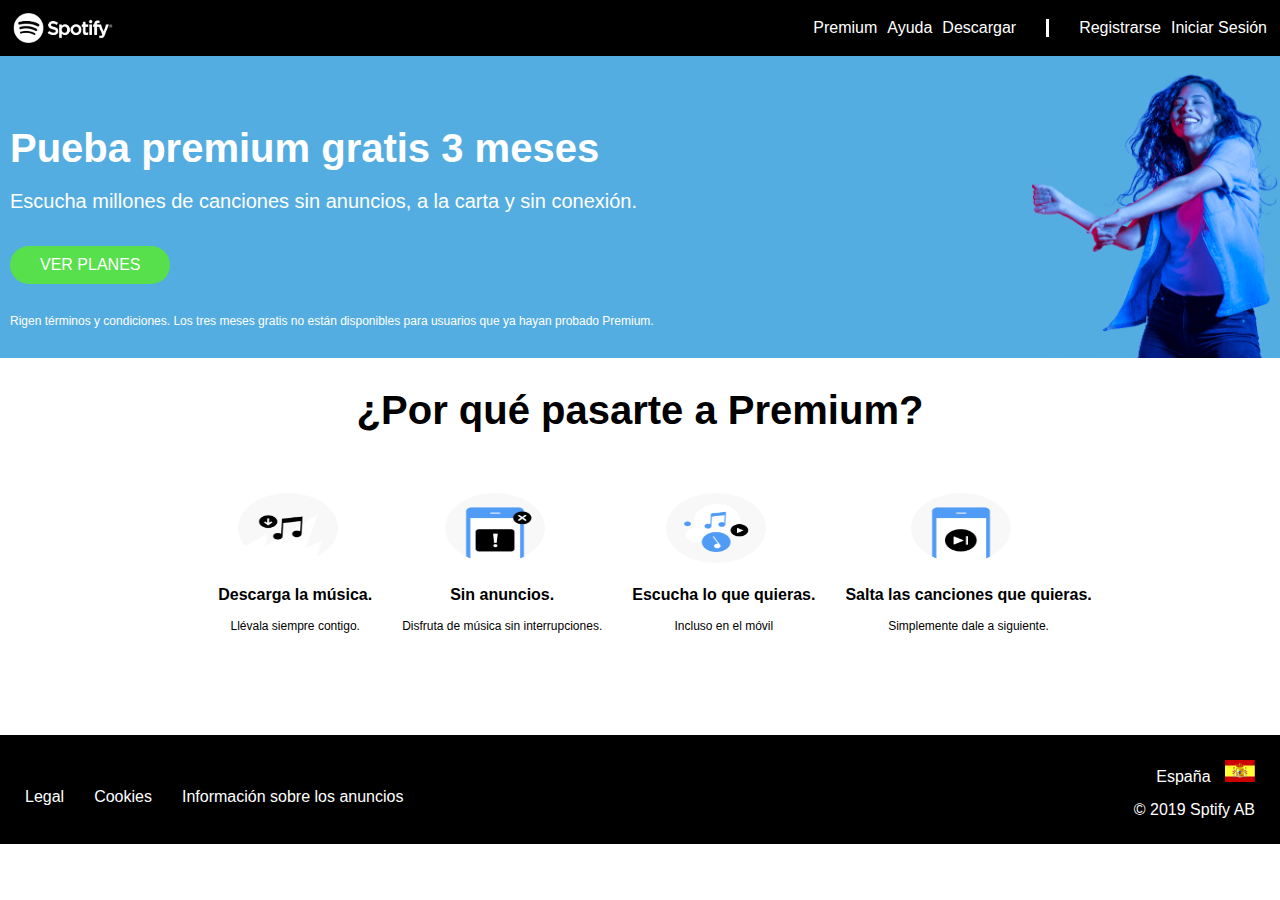
<file: docs/index.html>
<!DOCTYPE html>
    <html lang="en">
    
    <head>
        <meta charset="UTF-8">
        <meta http-equiv="X-UA-Compatible" content="IE=edge">
        <meta name="viewport" content="width=device-width, initial-scale=1.0">
        <title>Spotify</title>
        <link rel="stylesheet" href="./assets/css/main.css">
    </head>
    
    <body>
      <header class="header">
        <img class="logo" src="./assets/images/logo.png" alt="Logo Spotify">
        <img class="hamburguesa" src="./assets/images/menu-icon.png" alt="hamburguesa desplegable">
        
        <nav class="menu">
            <ul class="menu-list">
                <li class="menu-item">
                    Premium
                </li>
                <li class="menu-item">
                    Ayuda
                </li>
                <li class="menu-item">
                    Descargar
                </li>
                <li class="menu-item linea-vertical-menu">
                    Registrarse
                </li>
                <li class="menu-item">
                    Iniciar Sesión
                </li>
            </ul>
        </nav>
        
        </header>
      <main>
          <section class="hero">
              <h1 class="hero-title">
                  Pueba premium gratis 3 meses
              </h1>
              <p class="hero-text">
                  Escucha millones de canciones sin anuncios, a la carta y sin conexión.
              </p>
              <div class="hero-button">
                  VER PLANES
                  <!-- no se si tendría que ir en minusculas y darle la forma en el CSS o puede ir así directamente -->
              </div>
              <small class="hero-note">
                  Rigen términos y condiciones. Los tres meses gratis no están disponibles para usuarios que
                  ya hayan probado Premium.
              </small>
          </section>
      <section class="funcionalidades">
          <h2>
              ¿Por qué pasarte a Premium?
          </h2>
          <section class="lista-funcionalidades">
              <article class="funcionalidad">
                  <img class="funcionalidad__logo" src="./assets/images/benefit-1.png" alt="./assets/images/benefit-1.png-alt">
                  <div class="funcionalidad__info">
                      <h3 class="funcionalidad__title">
                          Descarga la música.
                      </h3>
                      <p class="funcionalidad__text">
                          Llévala siempre contigo.
                      </p>
                  </div>
              </article>
              <article class="funcionalidad">
                  <img class="funcionalidad__logo" src="./assets/images/benefit-2.png" alt="./assets/images/benefit-2.png-alt">
                  <div class="funcionalidad__info">
                      <h3 class="funcionalidad__title">
                          Sin anuncios.
                      </h3>
                      <p class="funcionalidad__text">
                          Disfruta de música sin interrupciones.
                      </p>
                  </div>
              </article>
              <article class="funcionalidad">
                  <img class="funcionalidad__logo" src="./assets/images/benefit-3.png" alt="./assets/images/benefit-3.png-alt">
                  <div class="funcionalidad__info">
                      <h3 class="funcionalidad__title">
                          Escucha lo que quieras.
                      </h3>
                      <p class="funcionalidad__text">
                          Incluso en el móvil
                      </p>
                  </div>
              </article>
              <article class="funcionalidad">
                  <img class="funcionalidad__logo" src="./assets/images/benefit-4.png" alt="./assets/images/benefit-4.png-alt">
                  <div class="funcionalidad__info">
                      <h3 class="funcionalidad__title">
                          Salta las canciones que quieras.
                      </h3>
                      <p class="funcionalidad__text">
                          Simplemente dale a siguiente.
                      </p>
                  </div>
              </article>
          </section>
      </section>
      </main>
      <footer class="footer">
        <nav class="nav-footer">
            <ul class="lista-footer">
                <li class="contenido-lista-footer">
                    Legal
                </li>
                <li class="contenido-lista-footer">
                    Cookies
                </li>
                <li class="contenido-lista-footer">
                    Información sobre los anuncios
                </li>
            </ul>
        </nav>
        
        <div class="copy-footer">
            <span>
                España
                <img class="logo-bandera" src="./assets/images/es.svg" alt="bandera de españa">
            </span>
            <p class="copy-copy">
                © 2019 Sptify AB
            </p>
        </div>  

      </footer>
    </body>
    
    </html>
</file>
<file: docs/assets/css/main.css>
*{box-sizing:border-box;margin:0;padding:0}.funcionalidad{display:flex;margin-top:30px;margin-left:15px}@media (min-width: 780px) and (max-width: 959px){.funcionalidad{width:40%}}@media (min-width: 960px){.funcionalidad{flex-direction:column;align-items:center;text-align:center}}.funcionalidad__logo{height:70px}@media (min-width: 960px){.funcionalidad__logo{width:100px;margin-bottom:20px}}.funcionalidad__info{display:flex;flex-direction:column;margin-left:15px}.funcionalidad__title{font-size:16px;line-height:1.5}.funcionalidad__text{font-size:12px;margin-top:10px;line-height:1.5}.header{background-color:black;display:flex;justify-content:space-between;padding:13px}.menu{color:white;display:none;align-items:center}.menu-list{display:flex;list-style:none}.menu-item{margin-left:10px}.logo{height:30px}.hamburguesa{height:30px}@media all and (min-width: 780px){.menu{display:flex}.hamburguesa{display:none}.linea-vertical-menu{border-left:3px solid white;padding-left:30px;margin-left:30px}}.hero{background-color:#54ade0;padding-top:70px;padding-left:10px;padding-right:10px;padding-bottom:30px;color:white}.hero-title{font-size:40px}.img-dancingwoman-hero{display:none}.hero-text{margin-top:15px;font-size:20px;line-height:1.5}.hero-button{background-color:#58df4c;padding:10px;text-align:center;border-radius:40px;margin-top:30px}.hero-note{display:block;margin-top:30px;font-size:12px}@media (min-width: 780px){.hero{background-image:url(../../assets/images/premium_dancer.png);background-repeat:no-repeat;background-position:right bottom;background-size:250px}.hero-button{display:inline-block;padding-left:30px;padding-right:30px}}.funcionalidades{box-sizing:border-box}.lista-funcionalidades{display:flex;flex-direction:column;margin-bottom:100px}h2{display:flex;justify-content:center;text-align:center;margin-top:30px;margin-bottom:30px;font-size:22px}@media (min-width: 780px) and (max-width: 959px){h2{font-size:30px}.lista-funcionalidades{flex-direction:row;justify-content:center;flex-wrap:wrap}}@media (min-width: 960px){h2{font-size:40px}.lista-funcionalidades{flex-direction:row;justify-content:center}}.footer{background-color:black;color:white;display:flex;justify-content:space-between;padding:25px;align-items:center}.nav-footer{display:flex}.lista-footer{display:flex;flex-direction:row;flex-wrap:wrap;list-style:none}.contenido-lista-footer{margin-right:30px;margin-top:14px}.copy-footer{text-align:right}.logo-bandera{width:30px;margin-left:10px}.copy-copy{margin-top:15px}body{font-family:Arial,Helvetica,sans-serif}
</file>
